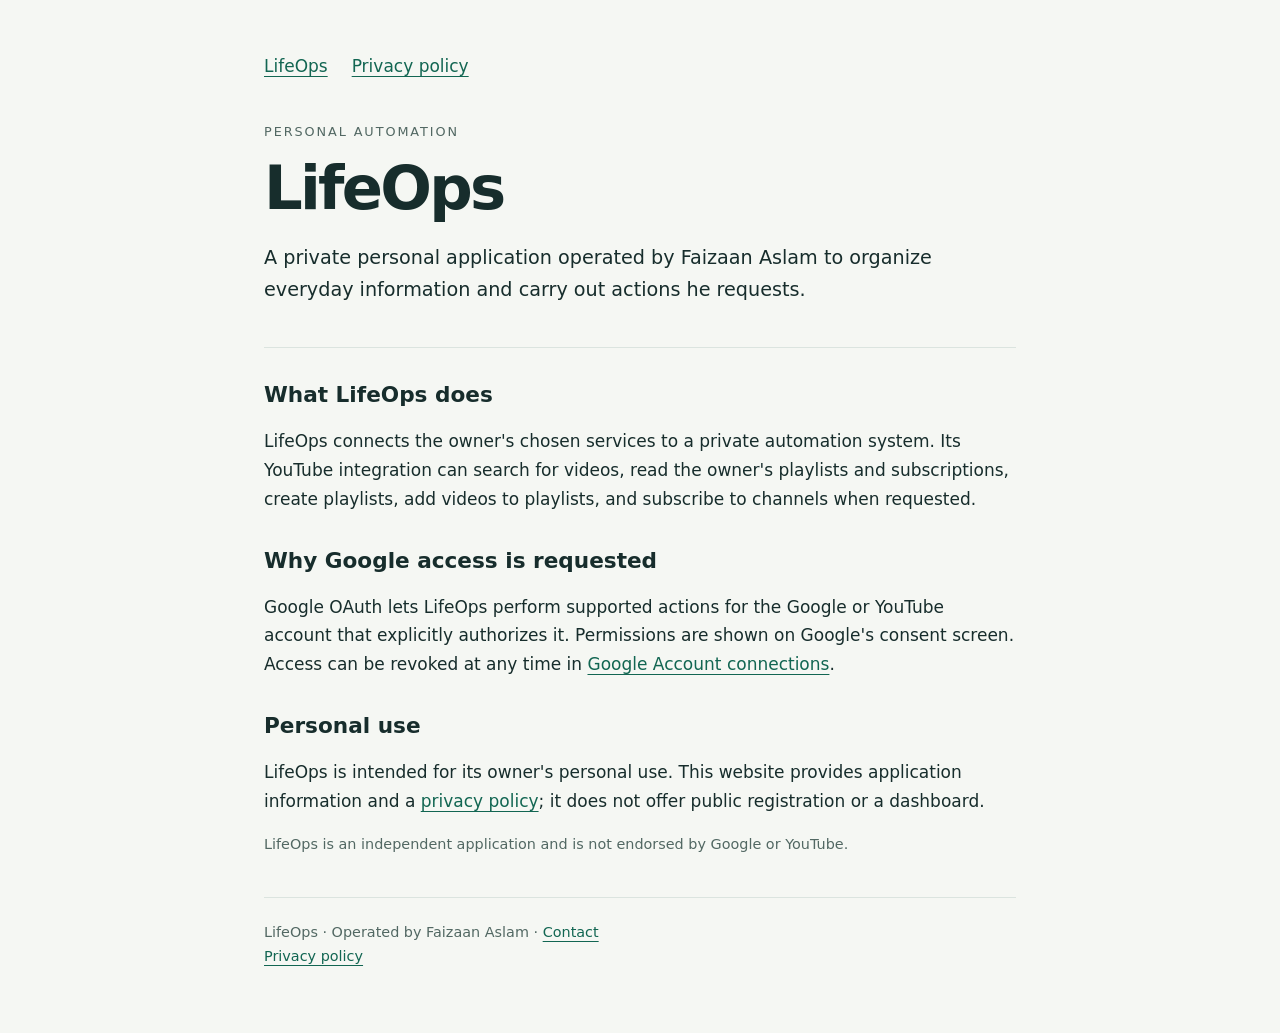
<file: index.html>
<!doctype html>
<html lang="en"><head><meta charset="utf-8"><meta name="viewport" content="width=device-width,initial-scale=1"><meta name="description" content="LifeOps is a personal automation application operated by Faizaan Aslam."><title>LifeOps</title><link rel="stylesheet" href="/style.css"></head>
<body><main><nav aria-label="Main"><a href="/">LifeOps</a><a href="https://faizaan3424.github.io/privacy/">Privacy policy</a></nav><header><div class="eyebrow">Personal automation</div><h1>LifeOps</h1><p class="intro">A private personal application operated by Faizaan Aslam to organize everyday information and carry out actions he requests.</p></header>
<h2>What LifeOps does</h2><p>LifeOps connects the owner's chosen services to a private automation system. Its YouTube integration can search for videos, read the owner's playlists and subscriptions, create playlists, add videos to playlists, and subscribe to channels when requested.</p>
<h2>Why Google access is requested</h2><p>Google OAuth lets LifeOps perform supported actions for the Google or YouTube account that explicitly authorizes it. Permissions are shown on Google's consent screen. Access can be revoked at any time in <a href="https://myaccount.google.com/connections">Google Account connections</a>.</p>
<h2>Personal use</h2><p>LifeOps is intended for its owner's personal use. This website provides application information and a <a href="https://faizaan3424.github.io/privacy/">privacy policy</a>; it does not offer public registration or a dashboard.</p><p class="note">LifeOps is an independent application and is not endorsed by Google or YouTube.</p><footer>LifeOps · Operated by Faizaan Aslam · <a href="mailto:faizaan3424@gmail.com">Contact</a><br><a href="https://faizaan3424.github.io/privacy/">Privacy policy</a></footer></main></body></html>
</file>
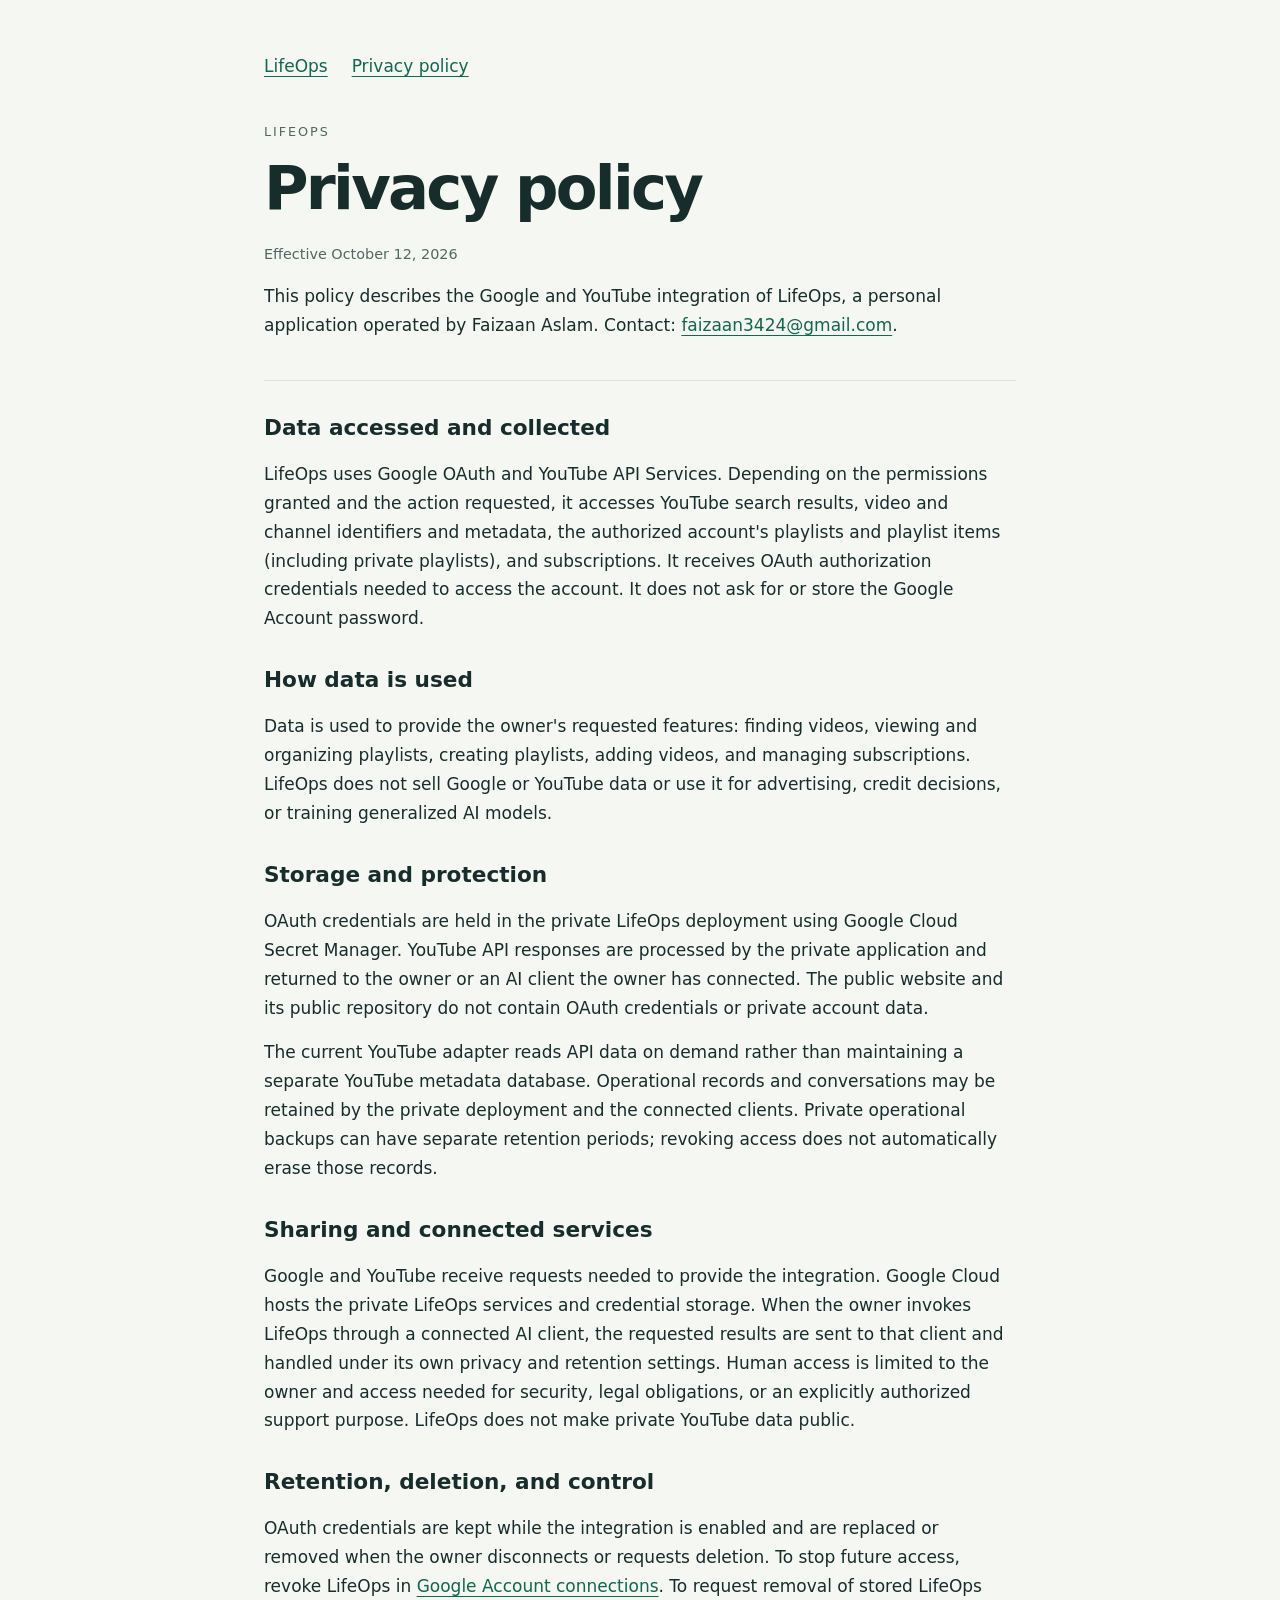
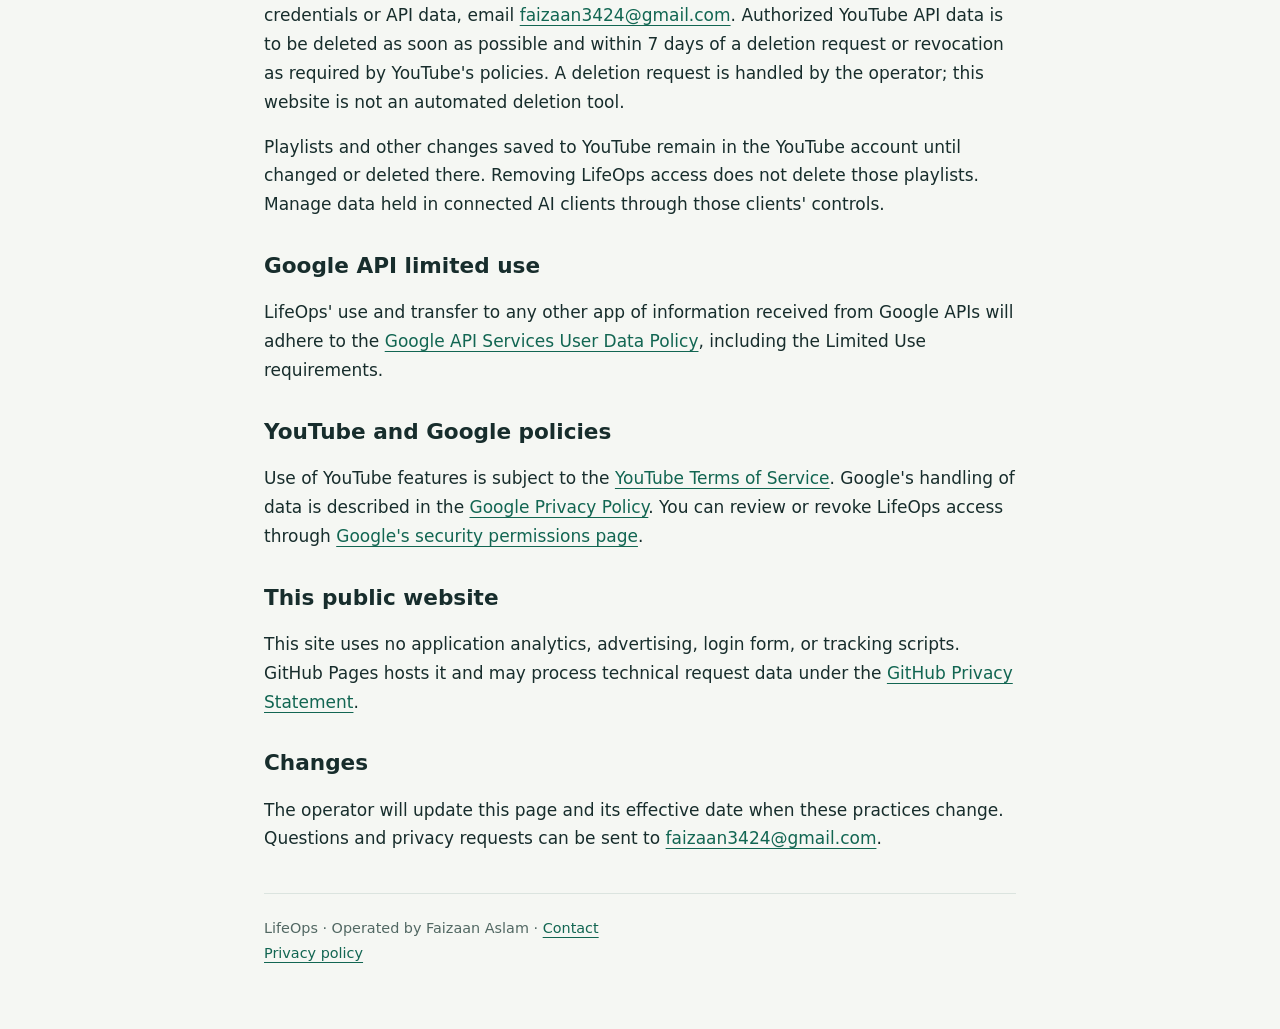
<file: privacy/index.html>
<!doctype html>
<html lang="en"><head><meta charset="utf-8"><meta name="viewport" content="width=device-width,initial-scale=1"><meta name="description" content="How LifeOps accesses, uses, stores, and shares Google and YouTube data."><title>LifeOps privacy policy</title><link rel="stylesheet" href="/style.css"></head>
<body><main><nav aria-label="Main"><a href="/">LifeOps</a><a href="https://faizaan3424.github.io/privacy/">Privacy policy</a></nav><header><div class="eyebrow">LifeOps</div><h1>Privacy policy</h1><p class="note">Effective October 12, 2026</p><p>This policy describes the Google and YouTube integration of LifeOps, a personal application operated by Faizaan Aslam. Contact: <a href="mailto:faizaan3424@gmail.com">faizaan3424@gmail.com</a>.</p></header>
<h2>Data accessed and collected</h2><p>LifeOps uses Google OAuth and YouTube API Services. Depending on the permissions granted and the action requested, it accesses YouTube search results, video and channel identifiers and metadata, the authorized account's playlists and playlist items (including private playlists), and subscriptions. It receives OAuth authorization credentials needed to access the account. It does not ask for or store the Google Account password.</p>
<h2>How data is used</h2><p>Data is used to provide the owner's requested features: finding videos, viewing and organizing playlists, creating playlists, adding videos, and managing subscriptions. LifeOps does not sell Google or YouTube data or use it for advertising, credit decisions, or training generalized AI models.</p>
<h2>Storage and protection</h2><p>OAuth credentials are held in the private LifeOps deployment using Google Cloud Secret Manager. YouTube API responses are processed by the private application and returned to the owner or an AI client the owner has connected. The public website and its public repository do not contain OAuth credentials or private account data.</p><p>The current YouTube adapter reads API data on demand rather than maintaining a separate YouTube metadata database. Operational records and conversations may be retained by the private deployment and the connected clients. Private operational backups can have separate retention periods; revoking access does not automatically erase those records.</p>
<h2>Sharing and connected services</h2><p>Google and YouTube receive requests needed to provide the integration. Google Cloud hosts the private LifeOps services and credential storage. When the owner invokes LifeOps through a connected AI client, the requested results are sent to that client and handled under its own privacy and retention settings. Human access is limited to the owner and access needed for security, legal obligations, or an explicitly authorized support purpose. LifeOps does not make private YouTube data public.</p>
<h2>Retention, deletion, and control</h2><p>OAuth credentials are kept while the integration is enabled and are replaced or removed when the owner disconnects or requests deletion. To stop future access, revoke LifeOps in <a href="https://myaccount.google.com/connections">Google Account connections</a>. To request removal of stored LifeOps credentials or API data, email <a href="mailto:faizaan3424@gmail.com">faizaan3424@gmail.com</a>. Authorized YouTube API data is to be deleted as soon as possible and within 7 days of a deletion request or revocation as required by YouTube's policies. A deletion request is handled by the operator; this website is not an automated deletion tool.</p><p>Playlists and other changes saved to YouTube remain in the YouTube account until changed or deleted there. Removing LifeOps access does not delete those playlists. Manage data held in connected AI clients through those clients' controls.</p>
<h2>Google API limited use</h2><p>LifeOps' use and transfer to any other app of information received from Google APIs will adhere to the <a href="https://developers.google.com/terms/api-services-user-data-policy">Google API Services User Data Policy</a>, including the Limited Use requirements.</p>
<h2>YouTube and Google policies</h2><p>Use of YouTube features is subject to the <a href="https://www.youtube.com/t/terms">YouTube Terms of Service</a>. Google's handling of data is described in the <a href="https://policies.google.com/privacy">Google Privacy Policy</a>. You can review or revoke LifeOps access through <a href="https://security.google.com/settings/security/permissions">Google's security permissions page</a>.</p>
<h2>This public website</h2><p>This site uses no application analytics, advertising, login form, or tracking scripts. GitHub Pages hosts it and may process technical request data under the <a href="https://docs.github.com/en/site-policy/privacy-policies/github-general-privacy-statement">GitHub Privacy Statement</a>.</p>
<h2>Changes</h2><p>The operator will update this page and its effective date when these practices change. Questions and privacy requests can be sent to <a href="mailto:faizaan3424@gmail.com">faizaan3424@gmail.com</a>.</p><footer>LifeOps · Operated by Faizaan Aslam · <a href="mailto:faizaan3424@gmail.com">Contact</a><br><a href="https://faizaan3424.github.io/privacy/">Privacy policy</a></footer></main></body></html>
</file>
<file: style.css>
:root{color-scheme:light;--ink:#172d2c;--muted:#526863;--line:#dbe4df;--accent:#126652}*{box-sizing:border-box}body{margin:0;background:#f5f7f3;color:var(--ink);font:17px/1.7 system-ui,-apple-system,Segoe UI,sans-serif}main{max-width:800px;margin:auto;padding:52px 24px 64px}header{border-bottom:1px solid var(--line);padding-bottom:24px;margin-bottom:32px}nav{display:flex;gap:24px;flex-wrap:wrap;margin-bottom:40px}a{color:var(--accent);text-underline-offset:4px}a:focus-visible{outline:3px solid var(--accent);outline-offset:5px}h1{font-size:clamp(2.4rem,7vw,3.8rem);line-height:1.1;letter-spacing:-.045em;margin:12px 0 20px}h2{font-size:1.35rem;line-height:1.35;margin-top:32px}p,ul{margin:16px 0}.eyebrow{font-size:.8rem;text-transform:uppercase;letter-spacing:.15em;color:var(--muted)}.intro{font-size:1.2rem}.note,footer{color:var(--muted);font-size:.9rem}footer{border-top:1px solid var(--line);margin-top:40px;padding-top:22px}li{margin:8px 0}
</file>
